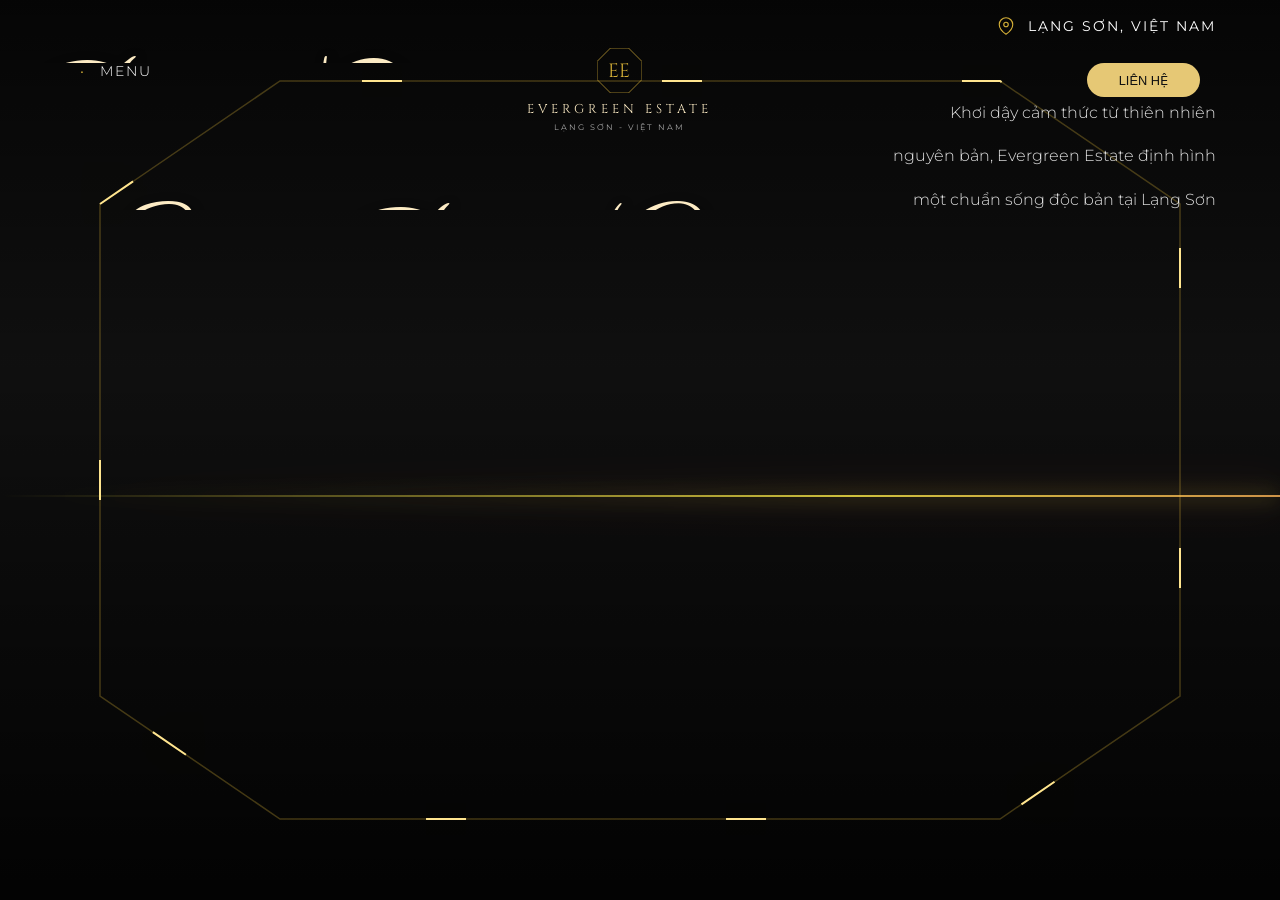
<file: demo/index.html>
<!DOCTYPE html>
<html lang="vi">
<head>
    <meta charset="UTF-8">
    <meta name="viewport" content="width=device-width, initial-scale=1.0">
    <title>Evergreen Estate - GSAP Animation Demo</title>
    <link rel="stylesheet" href="style.css">
    <link href="https://fonts.googleapis.com/css2?family=Great+Vibes&family=Montserrat:wght@200;300;400;500&family=Cinzel:wght@400&display=swap" rel="stylesheet">
</head>
<body>
    <div class="hero">
        <div class="bg-overlay"></div>
        
        <!-- Shape hình bát giác -->
        <div class="large-octagon-frame">
            <svg viewBox="0 0 100 100" preserveAspectRatio="none" class="frame-svg">
                <!-- Outer static line -->
                <path class="frame-path-base" d="M 5,20 L 20,5 L 80,5 L 95,20 L 95,80 L 80,95 L 20,95 L 5,80 Z" fill="none" stroke="rgba(212,175,55,0.3)" vector-effect="non-scaling-stroke" stroke-width="1.5"/>
                <!-- Moving bright glow segment -->
                <path class="frame-path-glow" d="M 5,20 L 20,5 L 80,5 L 95,20 L 95,80 L 80,95 L 20,95 L 5,80 Z" fill="none" stroke="#ffe58f" vector-effect="non-scaling-stroke" stroke-width="2"/>
            </svg>
        </div>

        <!-- Line gradient ngang (agbg glow style) -->
        <div class="horizontal-gradient-line"></div>

        <!-- Header -->
        <header class="header">
            <div class="menu"><span>•</span> MENU</div>
            <div class="logo-wrapper">
                <div class="octagon">
                    <svg viewBox="0 0 100 100" class="octa-shape">
                        <polygon points="30,0 70,0 100,30 100,70 70,100 30,100 0,70 0,30" fill="none" stroke="#d4af37" stroke-width="1.5"/>
                    </svg>
                    <div class="logo-inner">EE</div>
                </div>
                <div class="logo-text">Evergreen Estate</div>
                <div class="logo-subtext">LẠNG SƠN - VIỆT NAM</div>
            </div>
            <div class="contact">
                <button class="btn">LIÊN HỆ</button>
            </div>
        </header>

        <!-- Content -->
        <div class="content">
            <div class="heading-col">
                <h1 class="heading-1">
                    <div class="mask-container"><div class="heading-text line1">Đẳng Cấp</div></div>
                    <div class="mask-container"><div class="heading-text line2">Sống Danh Giá</div></div>
                </h1>
            </div>
            <div class="desc-col">
                <div class="location">
                    <svg width="18" height="18" viewBox="0 0 24 24" fill="none" stroke="#d4af37" stroke-width="1.5" stroke-linecap="round" stroke-linejoin="round"><path d="M21 10c0 7-9 13-9 13s-9-6-9-13a9 9 0 0 1 18 0z"></path><circle cx="12" cy="10" r="3"></circle></svg>
                    <span>LẠNG SƠN, VIỆT NAM</span>
                </div>
                <div class="description">
                    <div class="mask-container"><p class="desc-text">Khơi dậy cảm thức từ thiên nhiên</p></div>
                    <div class="mask-container"><p class="desc-text">nguyên bản, Evergreen Estate định hình</p></div>
                    <div class="mask-container"><p class="desc-text">một chuẩn sống độc bản tại Lạng Sơn</p></div>
                </div>
            </div>
        </div>
    </div>

    <script src="https://cdnjs.cloudflare.com/ajax/libs/gsap/3.12.2/gsap.min.js"></script>
    <script src="script.js"></script>
</body>
</html>
</file>
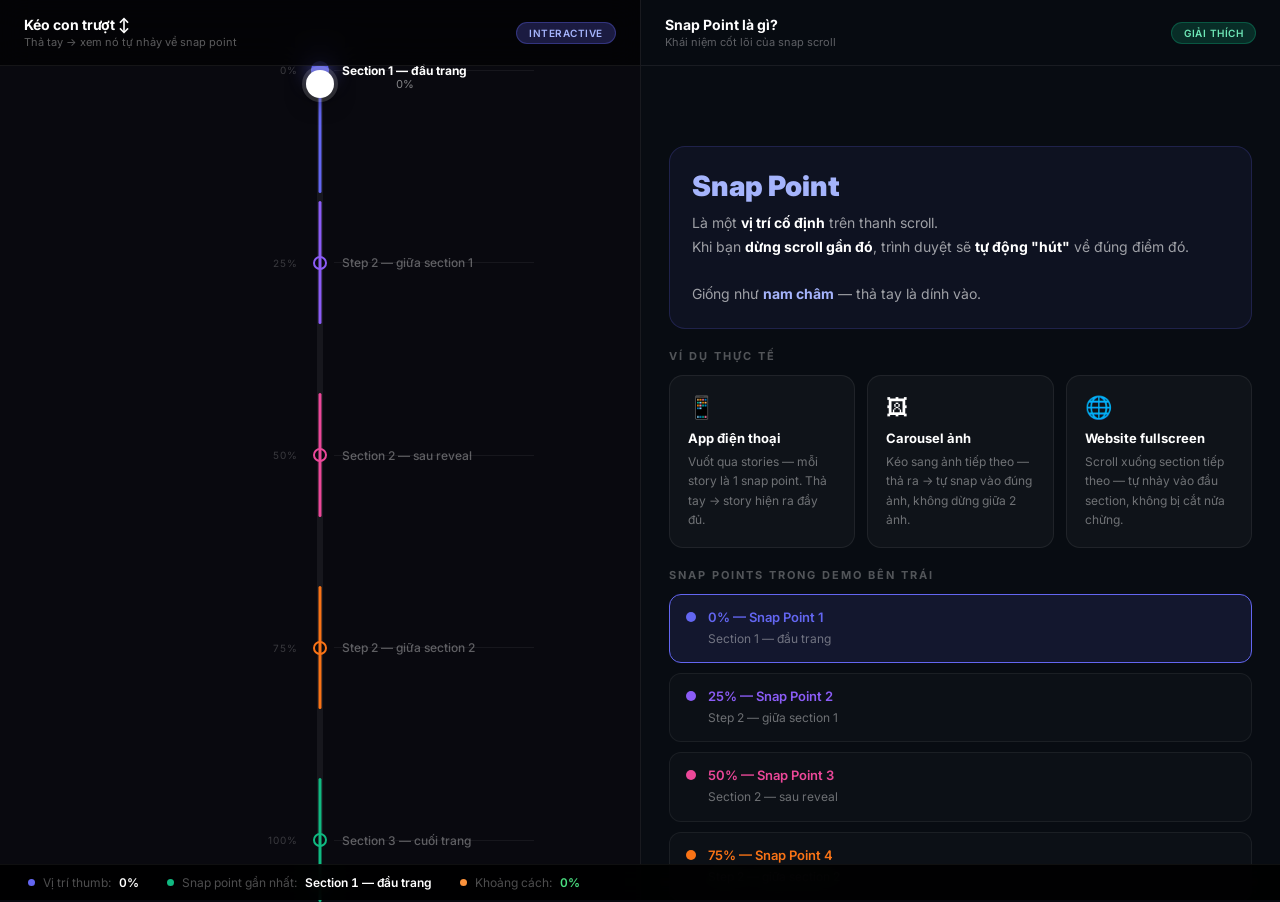
<file: reveal-demo/index.html>
<!DOCTYPE html>
<html lang="vi">
<head>
<meta charset="UTF-8">
<title>Snap Point là gì?</title>
<style>
  @import url('https://fonts.googleapis.com/css2?family=Inter:wght@400;600;700;900&display=swap');
  * { margin: 0; padding: 0; box-sizing: border-box; }
  body { font-family: 'Inter', sans-serif; background: #08090f; color: white; overflow: hidden; display: flex; height: 100vh; }

  /* ========== 2 CỘT ========== */
  .col { flex: 1; height: 100vh; position: relative; }
  .divider { width: 1px; background: rgba(255,255,255,0.07); flex-shrink: 0; }

  /* ========== HEADER ========== */
  .col-header {
    position: absolute; top: 0; left: 0; right: 0; z-index: 99;
    padding: 16px 24px;
    backdrop-filter: blur(16px);
    border-bottom: 1px solid rgba(255,255,255,0.07);
    display: flex; align-items: center; justify-content: space-between;
  }
  .col-header h2 { font-size: 14px; font-weight: 700; }
  .col-header p  { font-size: 11px; color: rgba(255,255,255,0.35); margin-top: 2px; }
  .tag { font-size: 10px; padding: 4px 12px; border-radius: 999px; font-weight: 600; letter-spacing: 0.5px; }

  /* ========== CỘT TRÁI: THANH TRƯỢT ========== */
  #col-left { background: #09090f; }
  #col-left .col-header { background: rgba(0,0,0,0.6); }
  #col-left .tag { background: rgba(99,102,241,0.25); color: #a5b4fc; border: 1px solid rgba(99,102,241,0.35); }

  /* Thanh scroll dọc */
  .track-wrap {
    position: absolute;
    top: 70px; bottom: 60px;
    left: 50%; transform: translateX(-50%);
    width: 280px;
    display: flex;
    flex-direction: column;
    align-items: center;
  }

  .track {
    width: 6px;
    flex: 1;
    background: rgba(255,255,255,0.06);
    border-radius: 3px;
    position: relative;
    cursor: pointer;
  }

  /* Thumb (con trượt) */
  .thumb {
    position: absolute;
    left: 50%; transform: translateX(-50%);
    width: 28px; height: 28px;
    background: white;
    border-radius: 50%;
    box-shadow: 0 0 0 4px rgba(255,255,255,0.15), 0 4px 20px rgba(0,0,0,0.5);
    cursor: grab;
    transition: box-shadow 0.2s;
    z-index: 10;
    top: 0;
  }
  .thumb:active { cursor: grabbing; box-shadow: 0 0 0 8px rgba(255,255,255,0.1), 0 8px 30px rgba(0,0,0,0.6); }

  /* Snap points trên track */
  .snap-point {
    position: absolute;
    left: 50%; transform: translate(-50%, -50%);
    display: flex; align-items: center; gap: 12px;
    pointer-events: none;
  }
  .snap-dot {
    width: 14px; height: 14px;
    border-radius: 50%;
    border: 2px solid;
    background: #08090f;
    transition: all 0.3s;
    flex-shrink: 0;
  }
  .snap-line {
    position: absolute;
    left: 50%;
    width: 200px;
    height: 1px;
    background: rgba(255,255,255,0.06);
    transform: translateX(14px);
  }
  .snap-label {
    position: absolute;
    left: calc(50% + 22px);
    white-space: nowrap;
    font-size: 12px;
    color: rgba(255,255,255,0.35);
    transition: color 0.3s;
    font-weight: 500;
  }
  .snap-label-left {
    position: absolute;
    right: calc(50% + 22px);
    white-space: nowrap;
    font-size: 10px;
    color: rgba(255,255,255,0.2);
    letter-spacing: 1px;
    text-transform: uppercase;
  }

  /* Active snap point */
  .snap-point.active .snap-dot {
    background: currentColor;
    box-shadow: 0 0 16px currentColor;
    transform: scale(1.3);
  }
  .snap-point.active .snap-label { color: white; font-weight: 700; }

  /* Zone của từng snap (vùng bị hút) */
  .snap-zone {
    position: absolute;
    left: 50%;
    width: 3px;
    background: rgba(255,255,255,0.03);
    border-radius: 2px;
    transform: translateX(-50%);
    pointer-events: none;
  }

  /* Thumb position indicator */
  .thumb-pos-label {
    position: absolute;
    right: -80px; top: 50%; transform: translateY(-50%);
    font-size: 11px; color: rgba(255,255,255,0.5);
    font-variant-numeric: tabular-nums;
    white-space: nowrap;
  }

  /* Magnet animation khi snap */
  @keyframes snapPulse {
    0%   { box-shadow: 0 0 0 0 rgba(255,255,255,0.4); }
    100% { box-shadow: 0 0 0 20px rgba(255,255,255,0); }
  }
  .thumb.snapping { animation: snapPulse 0.4s ease-out; }

  /* ========== LABEL GIỮA: VÙNG NÀM CHÂM ========== */
  .magnet-label {
    position: absolute;
    font-size: 10px;
    letter-spacing: 1.5px;
    text-transform: uppercase;
    color: rgba(255,255,255,0.15);
    left: calc(50% + 20px);
    pointer-events: none;
  }

  /* ========== CỘT PHẢI: GIẢI THÍCH ========== */
  #col-right { background: #080c12; overflow-y: auto; }
  #col-right::-webkit-scrollbar { width: 3px; }
  #col-right::-webkit-scrollbar-thumb { background: rgba(255,255,255,0.1); }
  #col-right .col-header { background: rgba(8,12,18,0.9); position: sticky; }
  #col-right .tag { background: rgba(16,185,129,0.2); color: #6ee7b7; border: 1px solid rgba(16,185,129,0.3); }

  .explain-body { padding: 80px 28px 40px; display: flex; flex-direction: column; gap: 20px; }

  .def-box {
    background: rgba(99,102,241,0.07);
    border: 1px solid rgba(99,102,241,0.2);
    border-radius: 16px; padding: 22px;
  }
  .def-box .word { font-size: 28px; font-weight: 900; color: #a5b4fc; margin-bottom: 8px; }
  .def-box .def  { font-size: 14px; color: rgba(255,255,255,0.6); line-height: 1.7; }

  .example-row {
    display: flex; gap: 12px; align-items: stretch;
  }
  .example-card {
    flex: 1; border-radius: 14px; padding: 18px;
    background: rgba(255,255,255,0.03);
    border: 1px solid rgba(255,255,255,0.07);
  }
  .example-card .icon { font-size: 22px; margin-bottom: 10px; }
  .example-card h4 { font-size: 13px; font-weight: 700; margin-bottom: 6px; }
  .example-card p  { font-size: 12px; color: rgba(255,255,255,0.4); line-height: 1.6; }

  .snap-list { display: flex; flex-direction: column; gap: 10px; }
  .snap-item {
    display: flex; align-items: flex-start; gap: 12px;
    background: rgba(255,255,255,0.02);
    border: 1px solid rgba(255,255,255,0.06);
    border-radius: 12px; padding: 14px 16px;
  }
  .snap-item-dot { width: 10px; height: 10px; border-radius: 50%; flex-shrink: 0; margin-top: 3px; }
  .snap-item h4 { font-size: 13px; font-weight: 600; margin-bottom: 4px; }
  .snap-item p  { font-size: 12px; color: rgba(255,255,255,0.4); line-height: 1.6; }

  .code-box {
    background: rgba(0,0,0,0.5);
    border: 1px solid rgba(255,255,255,0.07);
    border-radius: 12px; padding: 16px;
    font-family: 'Courier New', monospace;
    font-size: 12px; line-height: 1.9;
    color: rgba(255,255,255,0.6);
  }
  .ck { color: #fb923c; } .cv { color: #4ade80; } .cc { color: rgba(255,255,255,0.25); }

  .section-title { font-size: 11px; font-weight: 700; letter-spacing: 2px; text-transform: uppercase; color: rgba(255,255,255,0.3); margin-bottom: -8px; }

  /* ========== STATUS ========== */
  .status-bar {
    position: fixed; bottom: 0; left: 0; right: 0; z-index: 999;
    background: rgba(0,0,0,0.9); backdrop-filter: blur(12px);
    border-top: 1px solid rgba(255,255,255,0.06);
    padding: 10px 28px; display: flex; gap: 28px; align-items: center;
    font-size: 12px;
  }
  .si { display: flex; align-items: center; gap: 8px; }
  .si-dot { width: 7px; height: 7px; border-radius: 50%; }
  .si-l { color: rgba(255,255,255,0.3); }
  .si-v { color: white; font-weight: 600; font-variant-numeric: tabular-nums; }
  .si-snap { color: #a5b4fc; font-weight: 700; display: none; }
</style>
</head>
<body>

<!-- ========== CỘT TRÁI ========== -->
<div class="col" id="col-left">
  <div class="col-header">
    <div>
      <h2>Kéo con trượt ↕</h2>
      <p>Thả tay → xem nó tự nhảy về snap point</p>
    </div>
    <div class="tag">INTERACTIVE</div>
  </div>

  <div class="track-wrap">
    <div class="track" id="track">

      <!-- Snap zones (vùng bị hút) - sẽ được tạo bởi JS -->

      <!-- Thumb -->
      <div class="thumb" id="thumb">
        <div class="thumb-pos-label" id="thumb-label">0%</div>
      </div>

      <!-- Snap points - sẽ được tạo bởi JS -->
    </div>
  </div>
</div>

<!-- Divider -->
<div class="divider"></div>

<!-- ========== CỘT PHẢI ========== -->
<div class="col" id="col-right">
  <div class="col-header">
    <div>
      <h2>Snap Point là gì?</h2>
      <p>Khái niệm cốt lõi của snap scroll</p>
    </div>
    <div class="tag">GIẢI THÍCH</div>
  </div>

  <div class="explain-body">

    <!-- Định nghĩa -->
    <div class="def-box">
      <div class="word">Snap Point</div>
      <div class="def">
        Là một <strong style="color:white">vị trí cố định</strong> trên thanh scroll.<br>
        Khi bạn <strong style="color:white">dừng scroll gần đó</strong>, trình duyệt sẽ <strong style="color:white">tự động "hút"</strong> về đúng điểm đó.<br><br>
        Giống như <strong style="color:#a5b4fc">nam châm</strong> — thả tay là dính vào.
      </div>
    </div>

    <!-- Ví dụ thực tế -->
    <div class="section-title">Ví dụ thực tế</div>
    <div class="example-row">
      <div class="example-card">
        <div class="icon">📱</div>
        <h4>App điện thoại</h4>
        <p>Vuốt qua stories — mỗi story là 1 snap point. Thả tay → story hiện ra đầy đủ.</p>
      </div>
      <div class="example-card">
        <div class="icon">🖼</div>
        <h4>Carousel ảnh</h4>
        <p>Kéo sang ảnh tiếp theo — thả ra → tự snap vào đúng ảnh, không dừng giữa 2 ảnh.</p>
      </div>
      <div class="example-card">
        <div class="icon">🌐</div>
        <h4>Website fullscreen</h4>
        <p>Scroll xuống section tiếp theo — tự nhảy vào đầu section, không bị cắt nửa chừng.</p>
      </div>
    </div>

    <!-- Snap points trong demo -->
    <div class="section-title">Snap points trong demo bên trái</div>
    <div class="snap-list" id="snap-list">
      <!-- sẽ được tạo bởi JS -->
    </div>

    <!-- CSS code -->
    <div class="section-title">Code CSS</div>
    <div class="code-box">
      <span class="cc">/* 1. Bật snap trên container */</span><br>
      .container {<br>
      &nbsp;&nbsp;<span class="ck">scroll-snap-type</span>: <span class="cv">y mandatory</span>;<br>
      &nbsp;&nbsp;<span class="cc">/* mandatory = bắt buộc snap */</span><br>
      }<br><br>
      <span class="cc">/* 2. Đặt snap point tại mỗi section */</span><br>
      .section {<br>
      &nbsp;&nbsp;<span class="ck">scroll-snap-align</span>: <span class="cv">start</span>;<br>
      &nbsp;&nbsp;<span class="cc">/* start = snap vào đầu section */</span><br>
      }
    </div>

    <!-- Proximity vs Mandatory -->
    <div class="section-title">2 loại snap</div>
    <div class="snap-list">
      <div class="snap-item">
        <div class="snap-item-dot" style="background:#6366f1"></div>
        <div>
          <h4>mandatory <span style="color:rgba(255,255,255,0.3); font-weight:400">— bắt buộc</span></h4>
          <p>Dừng ở đâu cũng bị hút về snap point gần nhất. Không thoát được.</p>
        </div>
      </div>
      <div class="snap-item">
        <div class="snap-item-dot" style="background:#10b981"></div>
        <div>
          <h4>proximity <span style="color:rgba(255,255,255,0.3); font-weight:400">— gần mới hút</span></h4>
          <p>Chỉ hút khi bạn dừng <em>gần</em> snap point. Dừng xa thì không bị kéo.</p>
        </div>
      </div>
    </div>

    <div style="height: 20px"></div>
  </div>
</div>

<!-- Status bar -->
<div class="status-bar">
  <div class="si">
    <div class="si-dot" style="background:#6366f1"></div>
    <span class="si-l">Vị trí thumb:</span>
    <span class="si-v" id="st-pos">0%</span>
  </div>
  <div class="si">
    <div class="si-dot" style="background:#10b981"></div>
    <span class="si-l">Snap point gần nhất:</span>
    <span class="si-v" id="st-nearest">—</span>
  </div>
  <div class="si">
    <div class="si-dot" style="background:#fb923c"></div>
    <span class="si-l">Khoảng cách:</span>
    <span class="si-v" id="st-dist">—</span>
  </div>
  <div class="si-snap" id="st-snap">⚡ SNAPPING!</div>
</div>

<script>
/* =============================================
   CÁC SNAP POINTS (% trên track)
============================================= */
const SNAP_POINTS = [
  { pct: 0,    label: 'Section 1 — đầu trang',     color: '#6366f1' },
  { pct: 0.25, label: 'Step 2 — giữa section 1',   color: '#8b5cf6' },
  { pct: 0.5,  label: 'Section 2 — sau reveal',    color: '#ec4899' },
  { pct: 0.75, label: 'Step 2 — giữa section 2',   color: '#f97316' },
  { pct: 1.0,  label: 'Section 3 — cuối trang',    color: '#10b981' },
];

const SNAP_ZONE = 0.08; // bán kính hút (8% chiều dài track)

/* =============================================
   BUILD UI
============================================= */
const track = document.getElementById('track');
const thumb = document.getElementById('thumb');
const snapList = document.getElementById('snap-list');

// Tạo snap points và zones trên track
SNAP_POINTS.forEach((sp, i) => {
  // Dot + label trên track
  const el = document.createElement('div');
  el.className = 'snap-point';
  el.id = `sp-${i}`;
  el.style.top = (sp.pct * 100) + '%';
  el.innerHTML = `
    <div class="snap-line"></div>
    <div class="snap-dot" style="border-color:${sp.color}; color:${sp.color}"></div>
    <div class="snap-label">${sp.label}</div>
    <div class="snap-label-left">${Math.round(sp.pct * 100)}%</div>
  `;
  track.appendChild(el);

  // Zone (vùng bị hút) — hiển thị quanh snap point
  const zone = document.createElement('div');
  zone.className = 'snap-zone';
  const zoneSize = SNAP_ZONE * 2 * 100;
  zone.style.top = Math.max(0, (sp.pct - SNAP_ZONE) * 100) + '%';
  zone.style.height = zoneSize + '%';
  zone.style.background = sp.color.replace(')', ',0.04)').replace('rgb', 'rgba');
  track.appendChild(zone);

  // Card trong list bên phải
  const card = document.createElement('div');
  card.className = 'snap-item';
  card.id = `spl-${i}`;
  card.innerHTML = `
    <div class="snap-item-dot" style="background:${sp.color}"></div>
    <div>
      <h4 style="color:${sp.color}">${Math.round(sp.pct * 100)}% — Snap Point ${i + 1}</h4>
      <p>${sp.label}</p>
    </div>
  `;
  snapList.appendChild(card);
});

/* =============================================
   DRAG LOGIC
============================================= */
let isDragging = false;
let thumbPct = 0; // 0 → 1

function setThumb(pct, animate = false) {
  thumbPct = Math.max(0, Math.min(1, pct));
  const trackH = track.getBoundingClientRect().height - thumb.offsetHeight;
  thumb.style.top = (thumbPct * trackH) + 'px';
  if (animate) thumb.style.transition = 'top 0.35s cubic-bezier(0.34, 1.56, 0.64, 1)';
  else thumb.style.transition = 'none';

  document.getElementById('thumb-label').textContent = Math.round(thumbPct * 100) + '%';
  document.getElementById('st-pos').textContent = Math.round(thumbPct * 100) + '%';

  updateNearestSnap();
  updateActivePoints();
}

function updateNearestSnap() {
  let nearest = null;
  let minDist = Infinity;
  SNAP_POINTS.forEach(sp => {
    const d = Math.abs(sp.pct - thumbPct);
    if (d < minDist) { minDist = d; nearest = sp; }
  });
  document.getElementById('st-nearest').textContent = nearest.label;
  const distPct = Math.round(minDist * 100);
  document.getElementById('st-dist').textContent = distPct + '%';

  // Đổi màu distance theo khoảng cách
  const distEl = document.getElementById('st-dist');
  if (distPct === 0) distEl.style.color = '#4ade80';
  else if (distPct <= 8) distEl.style.color = '#fb923c';
  else distEl.style.color = 'white';
}

function updateActivePoints() {
  SNAP_POINTS.forEach((sp, i) => {
    const el = document.getElementById(`sp-${i}`);
    const card = document.getElementById(`spl-${i}`);
    const dist = Math.abs(sp.pct - thumbPct);
    const isActive = dist < 0.001;
    const isNear = dist < SNAP_ZONE;

    el.classList.toggle('active', isActive);
    if (card) card.style.background = isActive
      ? `rgba(${hexToRgb(sp.color)}, 0.12)`
      : isNear ? `rgba(${hexToRgb(sp.color)}, 0.06)` : '';
    if (card) card.style.borderColor = isActive
      ? sp.color.replace(')', ', 0.4)').replace('rgb', 'rgba')
      : isNear ? sp.color.replace(')', ', 0.15)').replace('rgb', 'rgba') : '';
  });
}

function doSnap() {
  let nearest = null;
  let minDist = Infinity;
  SNAP_POINTS.forEach(sp => {
    const d = Math.abs(sp.pct - thumbPct);
    if (d < minDist) { minDist = d; nearest = sp; }
  });

  // Chỉ snap nếu trong zone
  if (nearest && minDist <= SNAP_ZONE) {
    const snapLabel = document.getElementById('st-snap');
    snapLabel.style.display = 'flex';
    setTimeout(() => snapLabel.style.display = 'none', 600);

    thumb.classList.add('snapping');
    setTimeout(() => thumb.classList.remove('snapping'), 400);

    setThumb(nearest.pct, true);
  }
}

/* =============================================
   MOUSE / TOUCH EVENTS
============================================= */
thumb.addEventListener('mousedown', e => {
  isDragging = true;
  e.preventDefault();
});

document.addEventListener('mousemove', e => {
  if (!isDragging) return;
  const rect = track.getBoundingClientRect();
  const trackH = rect.height - thumb.offsetHeight;
  const rawPct = (e.clientY - rect.top - thumb.offsetHeight / 2) / trackH;
  setThumb(rawPct);
});

document.addEventListener('mouseup', () => {
  if (!isDragging) return;
  isDragging = false;
  doSnap();
});

// Click trên track
track.addEventListener('click', e => {
  if (e.target === thumb) return;
  const rect = track.getBoundingClientRect();
  const trackH = rect.height - thumb.offsetHeight;
  const pct = (e.clientY - rect.top - thumb.offsetHeight / 2) / trackH;
  setThumb(pct);
  setTimeout(doSnap, 10);
});

// Helper
function hexToRgb(hex) {
  const r = parseInt(hex.slice(1, 3), 16);
  const g = parseInt(hex.slice(3, 5), 16);
  const b = parseInt(hex.slice(5, 7), 16);
  return `${r},${g},${b}`;
}

// Init
setThumb(0, false);
</script>
</body>
</html>
</file>
<file: demo/style.css>
* { margin: 0; padding: 0; box-sizing: border-box; }

body {
    font-family: 'Montserrat', sans-serif;
    color: #fff;
    overflow: hidden;
    background: #111;
}

.hero {
    position: relative;
    width: 100vw;
    height: 100vh;
    background-image: url('https://images.unsplash.com/photo-1600596542815-ffad4c1539a9?q=80&w=2075&auto=format&fit=crop');
    background-size: cover;
    background-position: center;
}

.bg-overlay {
    position: absolute;
    top: 0; left: 0; width: 100%; height: 100%;
    background: linear-gradient(to top, rgba(0,0,0,0.85) 0%, rgba(0,0,0,0.1) 60%, rgba(0,0,0,0.7) 100%);
    z-index: 1;
}

.large-octagon-frame {
    position: absolute;
    top: 40px; bottom: 40px; left: 40px; right: 40px;
    pointer-events: none;
    z-index: 2;
}

.frame-svg {
    width: 100%; height: 100%;
    overflow: visible;
}

.frame-path-glow {
    stroke-dasharray: 40 260;
    animation: frameGlowMove 8s linear infinite;
    filter: drop-shadow(0 0 8px rgba(255, 226, 112, 0.8));
}

@keyframes frameGlowMove {
    0% { stroke-dashoffset: 300; }
    100% { stroke-dashoffset: 0; }
}

.horizontal-gradient-line {
    position: absolute;
    top: 55%;
    left: 0;
    width: 100%;
    height: 2px;
    background: linear-gradient(90deg, rgba(212,175,55,0), rgba(255,237,74,1), rgba(255,126,103,1), rgba(212,175,55,0));
    background-size: 200% 100%;
    animation: agbgMove 3s linear infinite;
    z-index: 2;
    opacity: 0.8;
    filter: drop-shadow(0 0 10px rgba(255,237,74,1)) drop-shadow(0 0 20px rgba(255,126,103,0.5));
}

@keyframes agbgMove {
    0% { background-position: 200% 0; }
    100% { background-position: -200% 0; }
}

.header, .content {
    position: relative;
    z-index: 3;
}

.header {
    display: flex;
    justify-content: space-between;
    align-items: flex-start;
    padding: 3rem 5rem;
}

.menu {
    font-size: 0.85rem;
    letter-spacing: 2px;
    font-weight: 300;
    margin-top: 15px;
}

.menu span { color: #d4af37; margin-right: 8px; }

.logo-wrapper {
    display: flex;
    flex-direction: column;
    align-items: center;
}

.octagon {
    position: relative;
    width: 45px;
    height: 45px;
    display: flex;
    justify-content: center;
    align-items: center;
    margin-bottom: 8px;
}

.octa-shape {
    position: absolute;
    top: 0; left: 0; width: 100%; height: 100%;
}

.logo-inner {
    font-family: 'Cinzel', serif;
    font-size: 1.2rem;
    color: #d4af37;
}

.logo-text {
    font-family: 'Cinzel', serif;
    font-size: 0.8rem;
    letter-spacing: 4px;
    text-transform: uppercase;
    color: #fcebc4;
    font-weight: 400;
}

.logo-subtext {
    font-size: 0.5rem;
    letter-spacing: 2px;
    margin-top: 4px;
    color: #aaa;
}

.btn {
    background: #e6c875;
    color: #111;
    border: none;
    padding: 0.6rem 2rem;
    border-radius: 30px;
    font-weight: 500;
    font-size: 0.8rem;
    cursor: pointer;
    margin-top: 15px;
}

.heading-col {
    position: absolute;
    bottom: 12%;
    left: 2%; 
}

.heading-1 {
    font-family: 'Great Vibes', cursive;
    font-size: 7.5rem;
    font-weight: 400;
    line-height: 1.1;
    color: #fcebc4;
    text-shadow: 2px 2px 10px rgba(0,0,0,0.6);
}

.line2 {
    margin-left: 3rem; 
}

.desc-col {
    position: absolute;
    bottom: 12%;
    right: 5%;
    max-width: 450px;
    display: flex;
    flex-direction: column;
    align-items: flex-end;
    gap: 1.5rem;
}

.location {
    display: flex;
    align-items: center;
    gap: 0.8rem;
    font-size: 0.9rem;
    letter-spacing: 2px;
    text-transform: uppercase;
    color: #fff;
    font-weight: 400;
    margin-bottom: 5px;
}

.description {
    text-align: right;
    font-size: 1rem;
    line-height: 1.8;
    color: #e0e0e0;
    font-weight: 300;
}

.mask-container {
    overflow: hidden;
    padding-bottom: 30px;
    margin-bottom: -30px;
    padding-top: 15px;
    margin-top: -15px;
}

.heading-text {
    transform: translateY(120%);
}

.desc-text {
    transform: translateY(120%);
}
</file>
